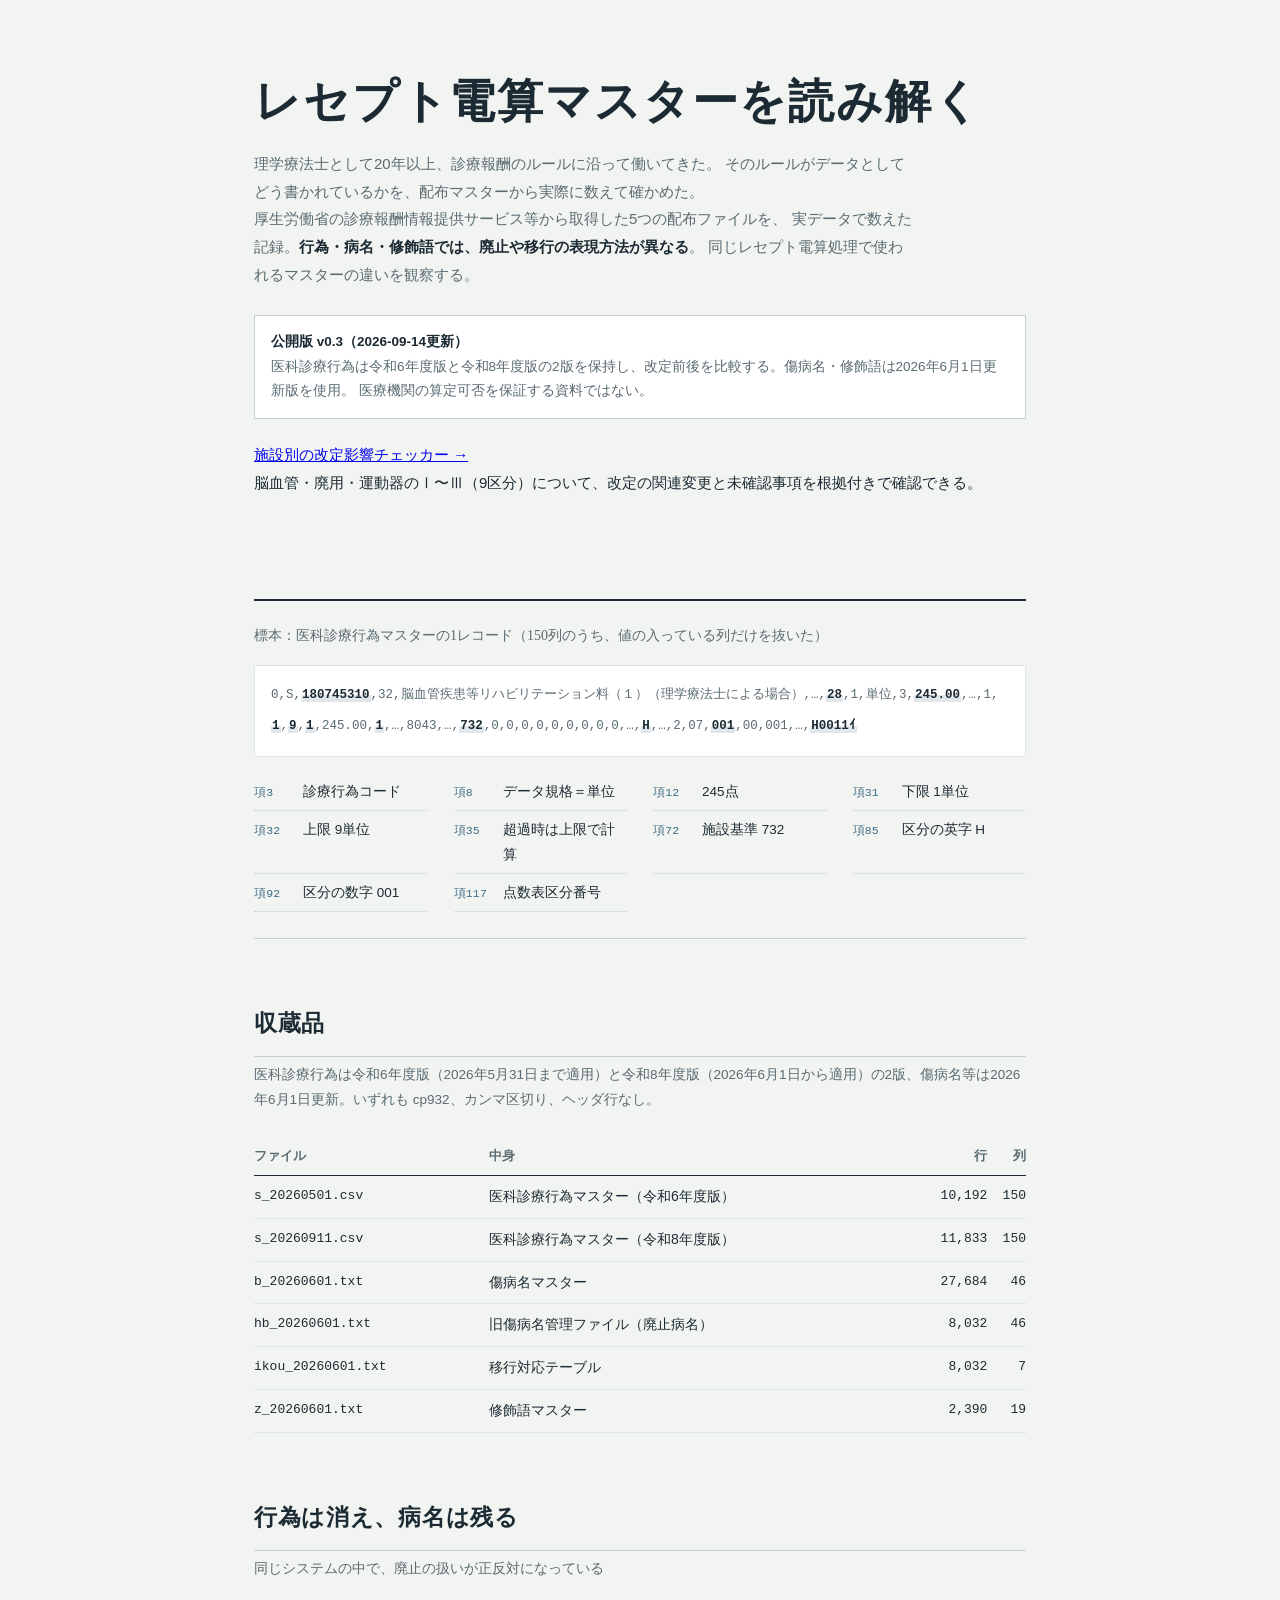
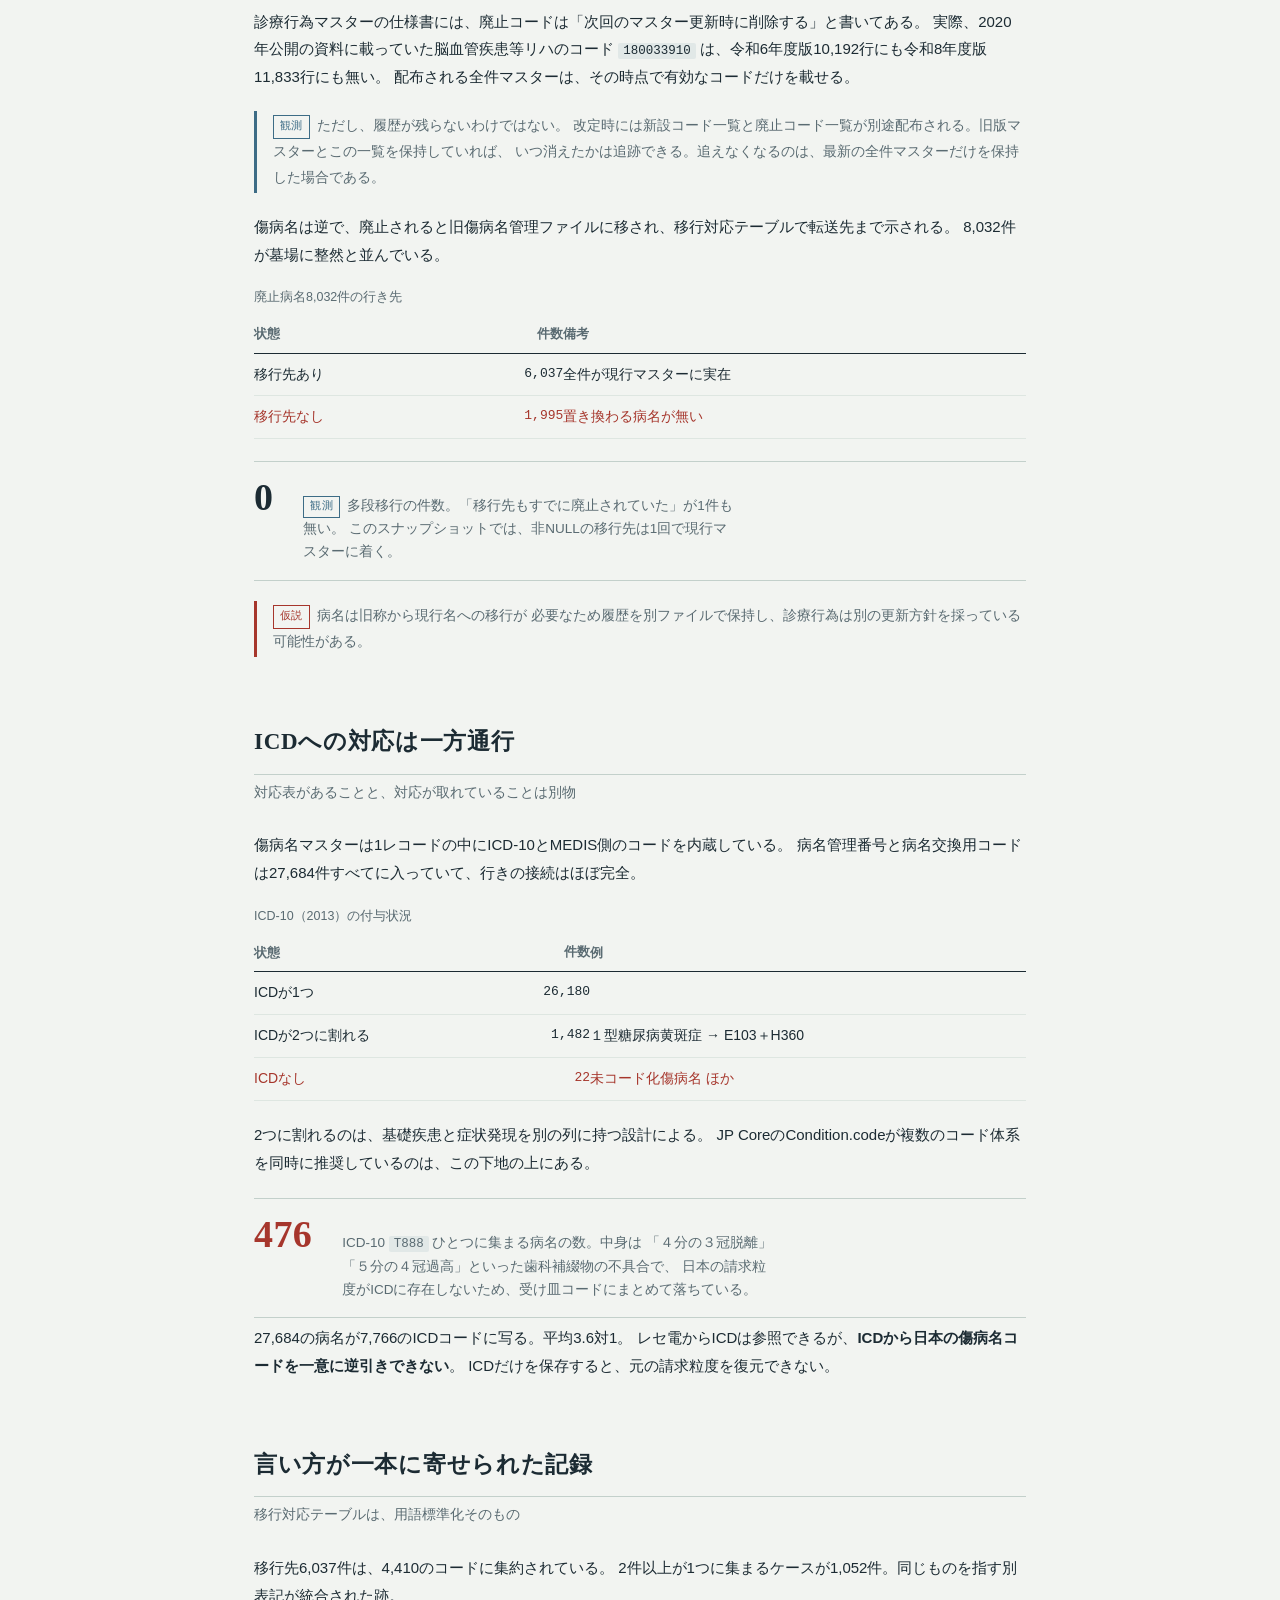
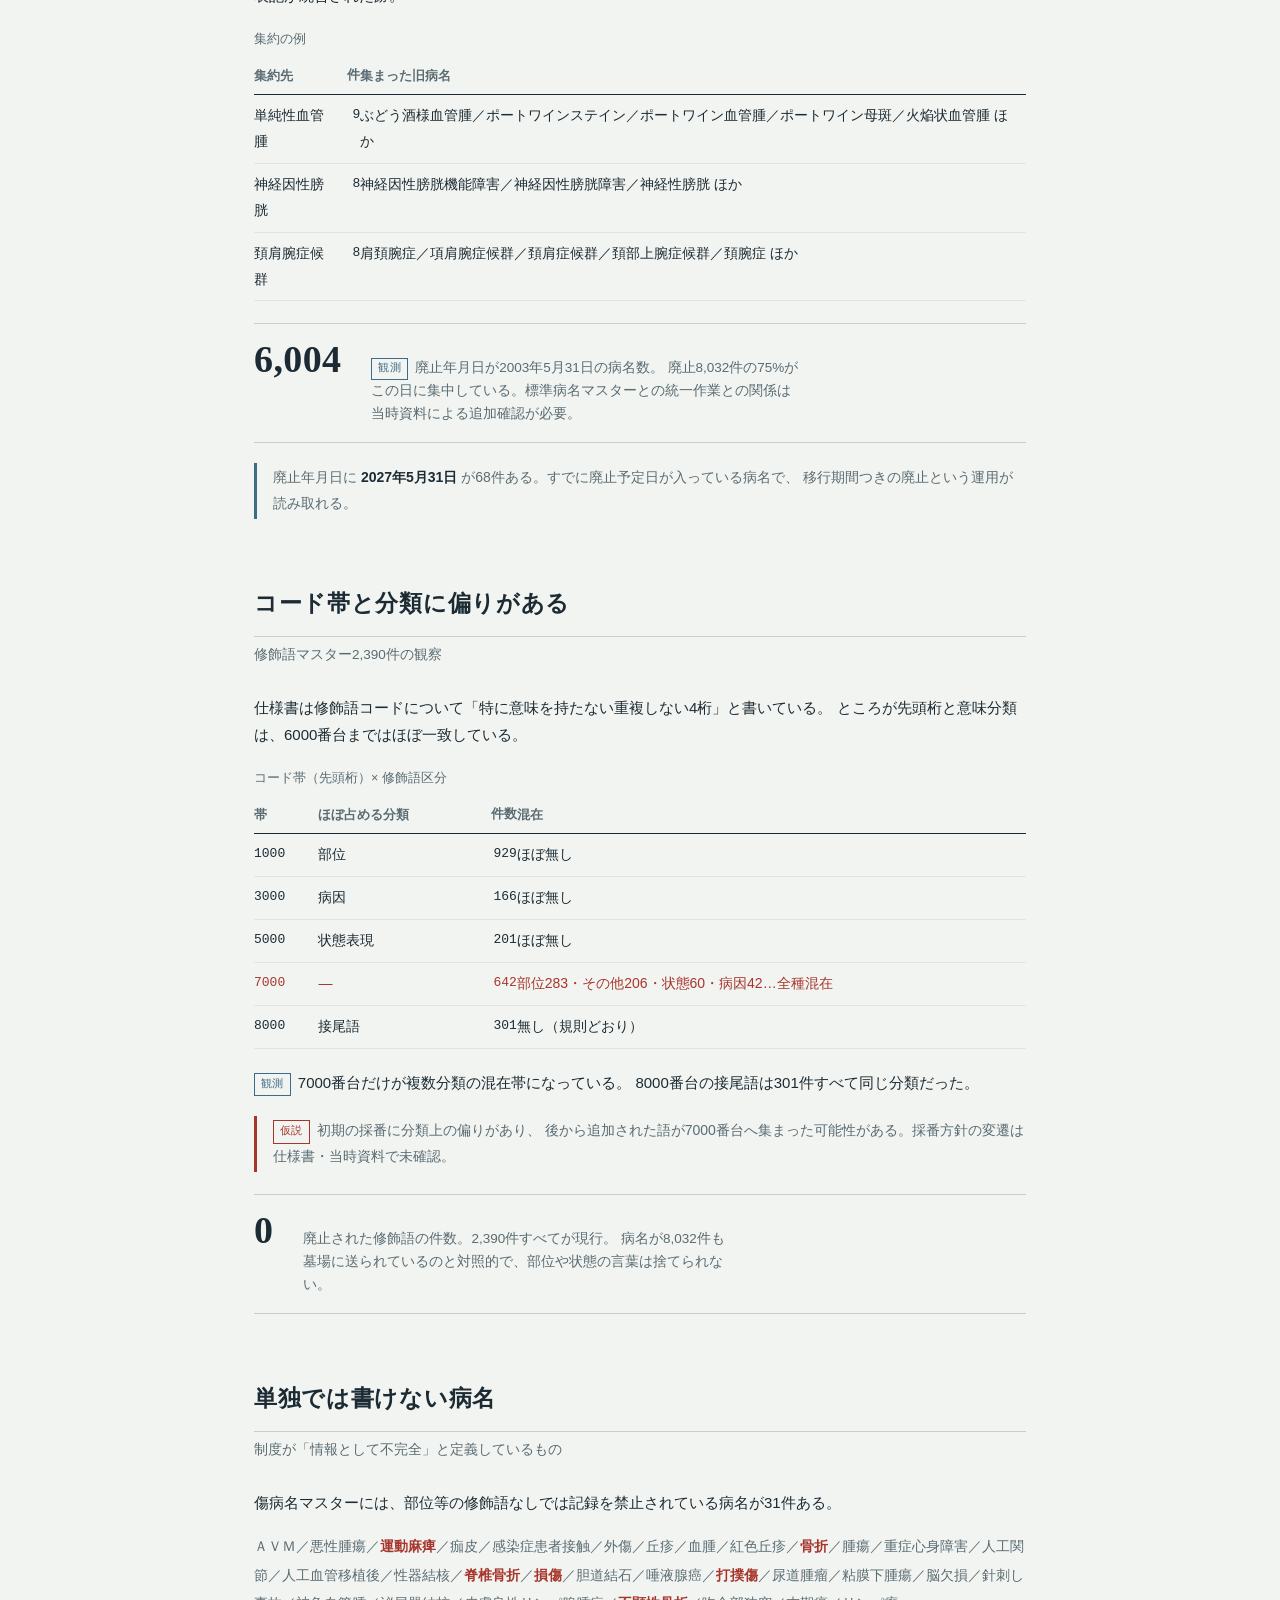
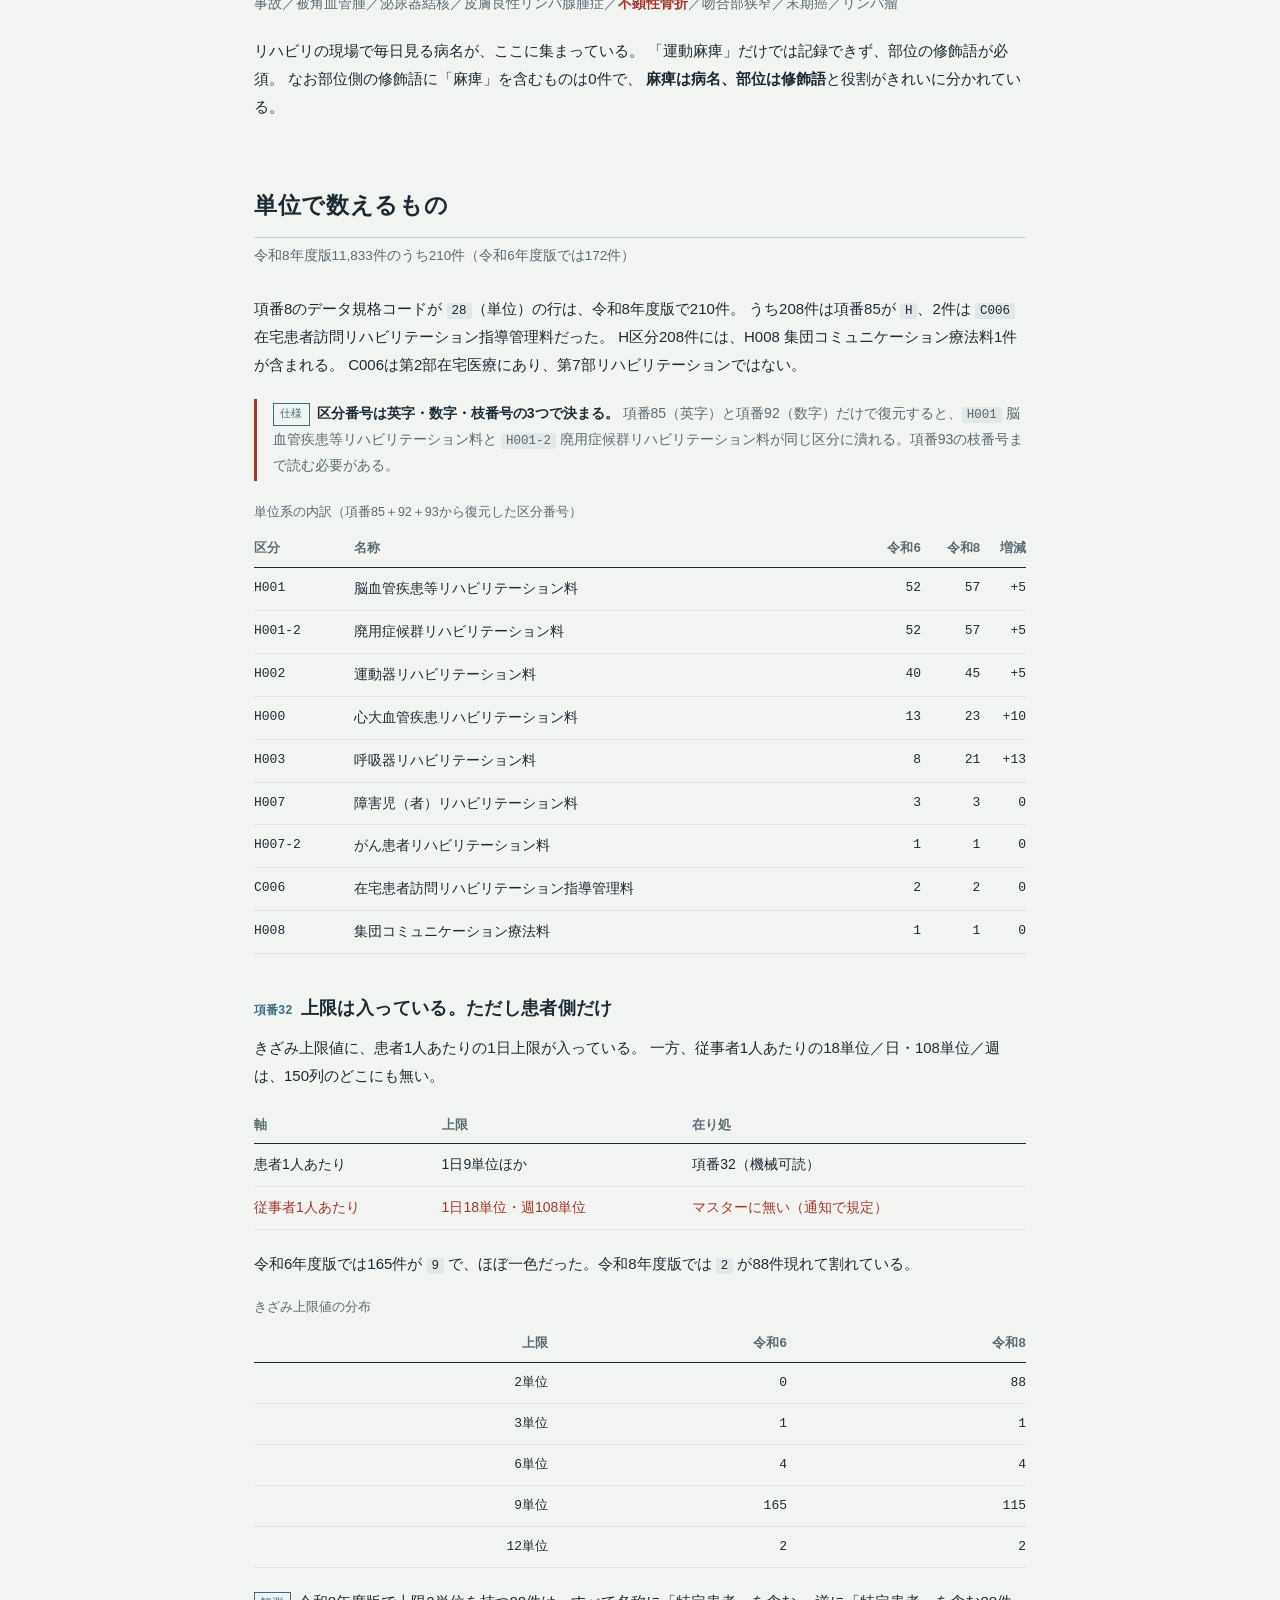
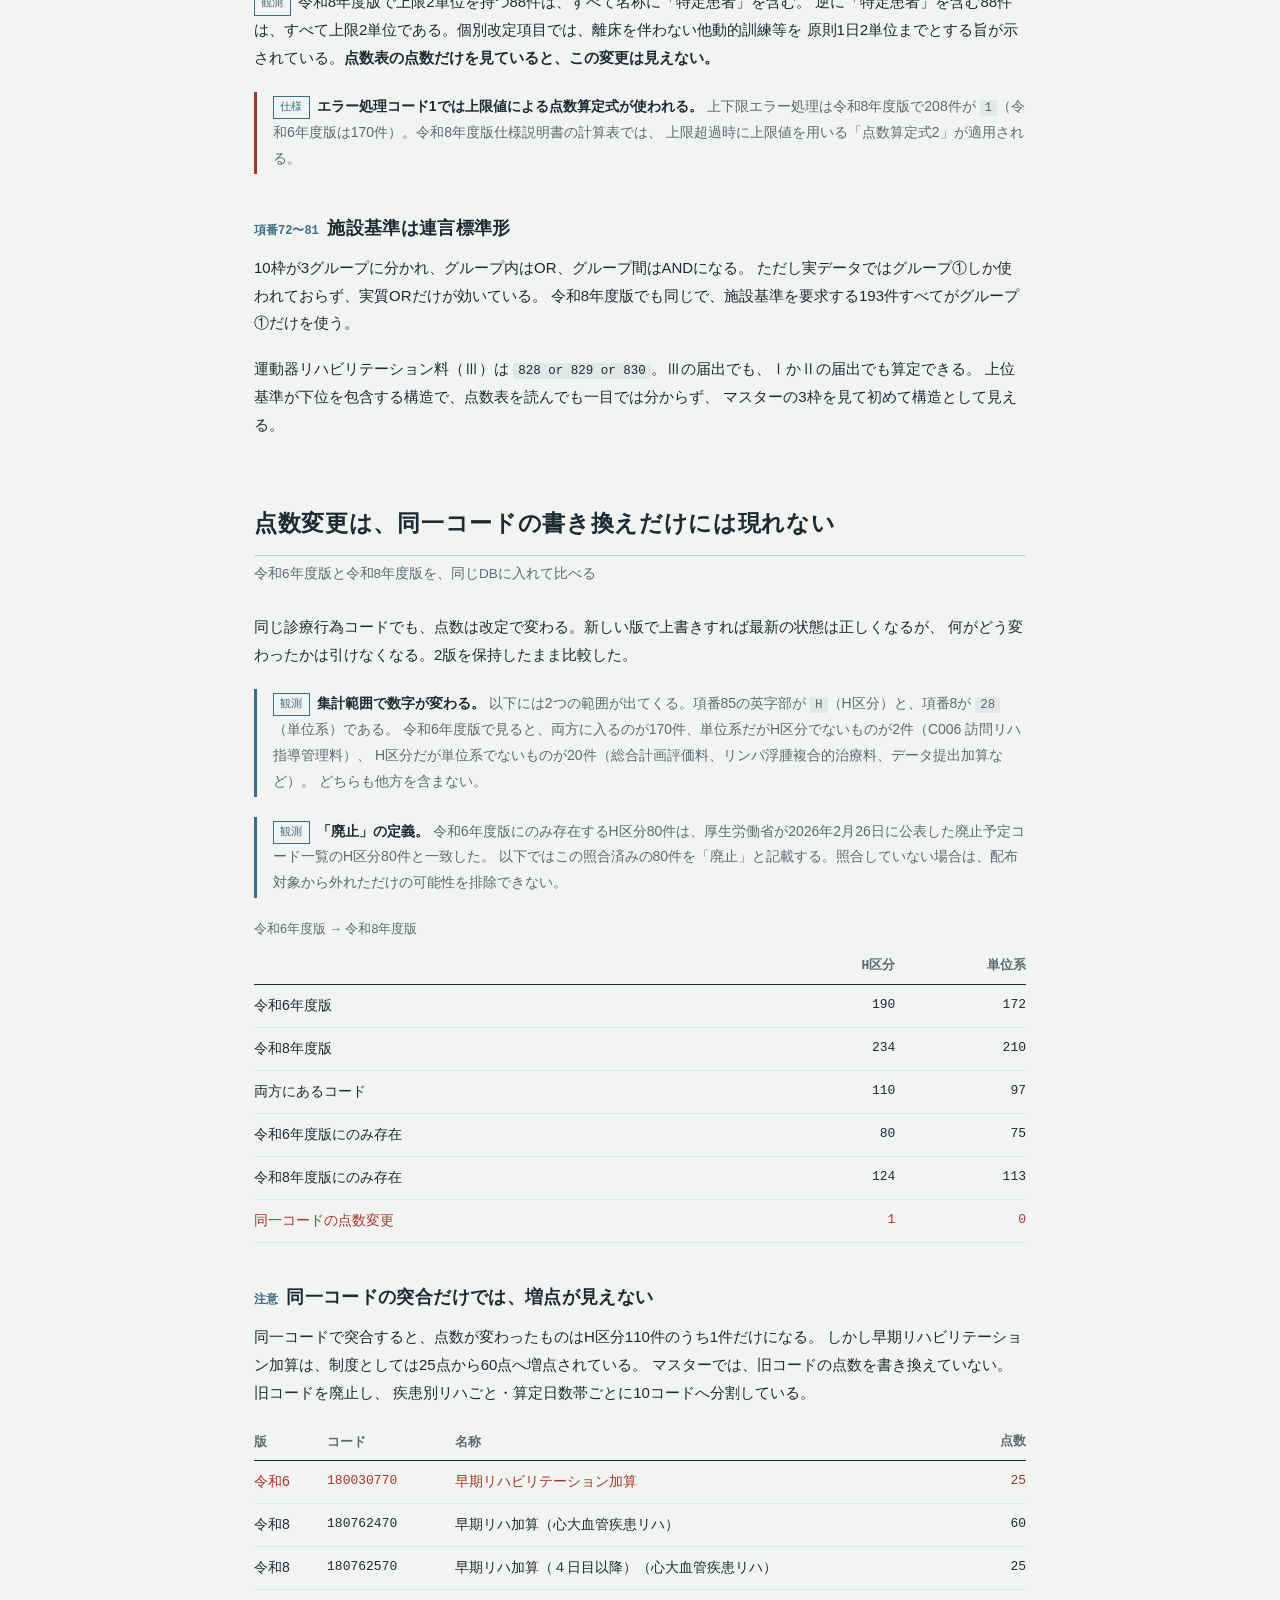
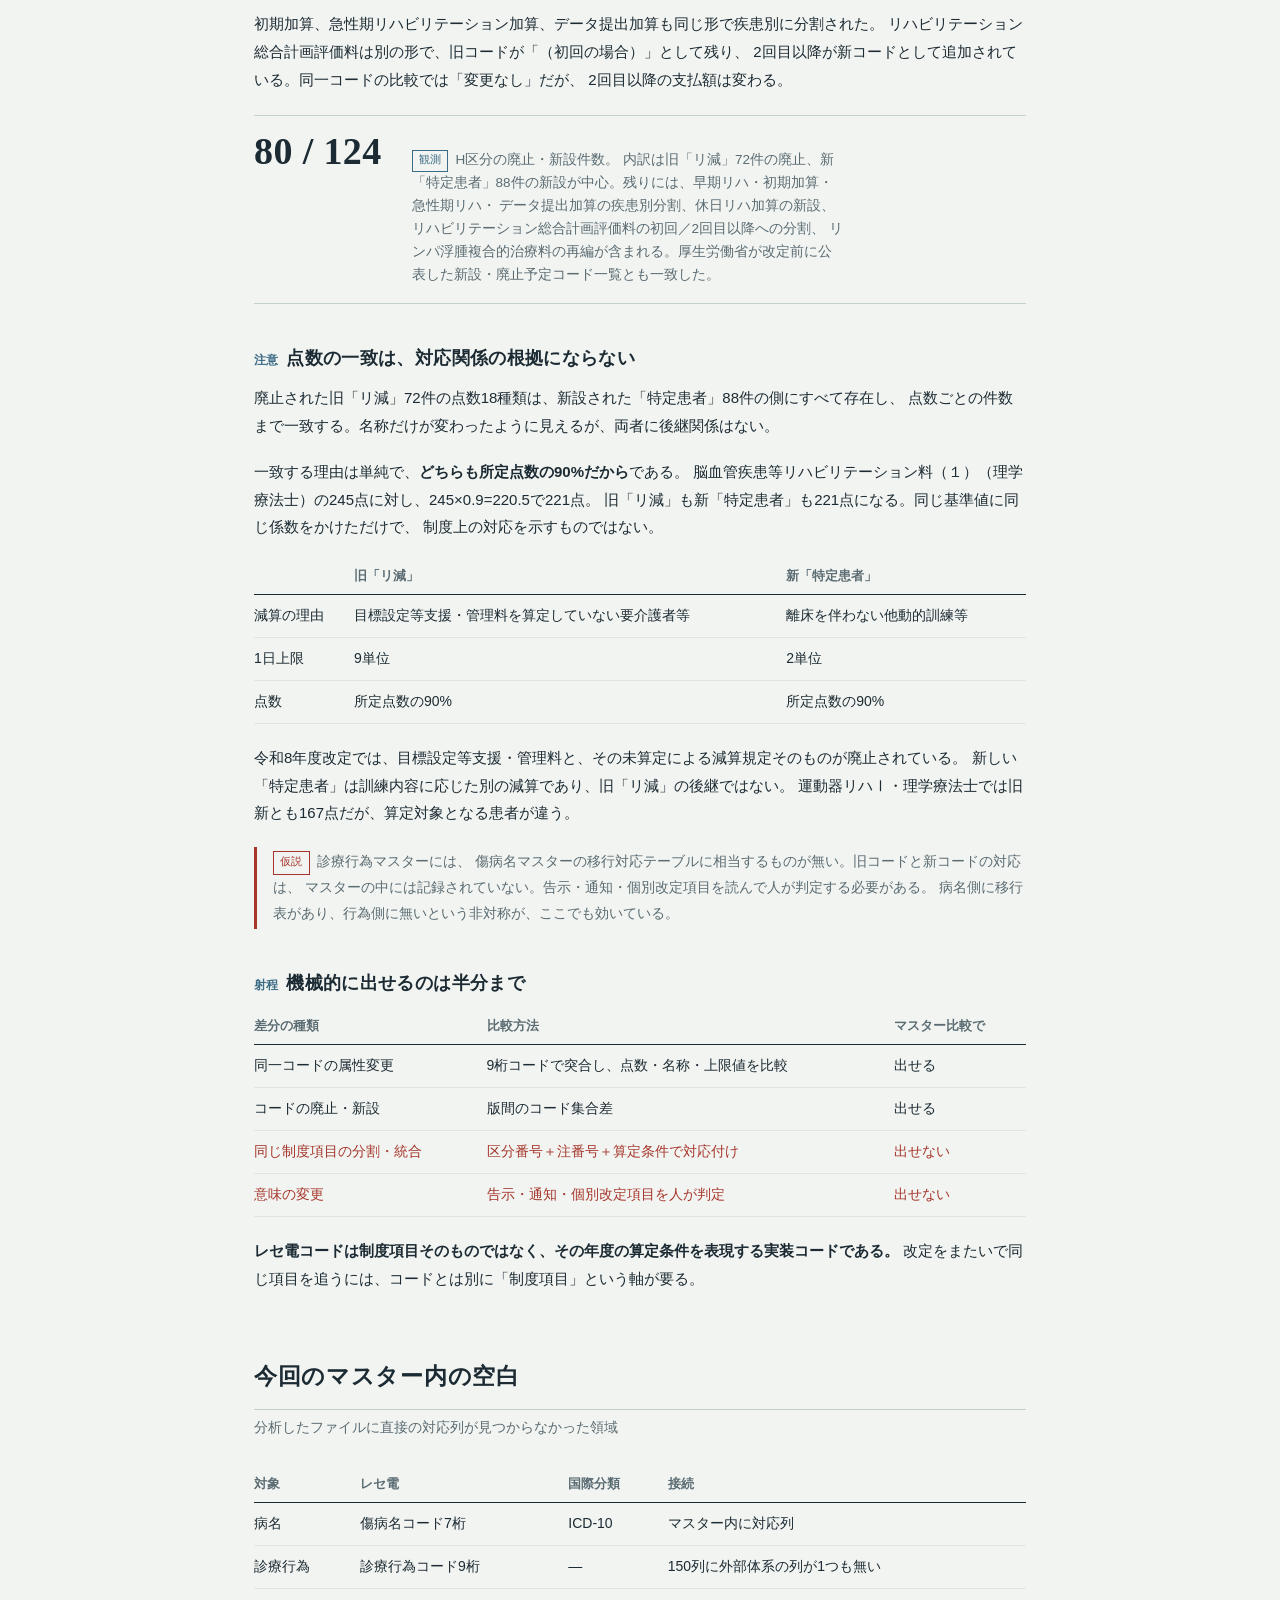
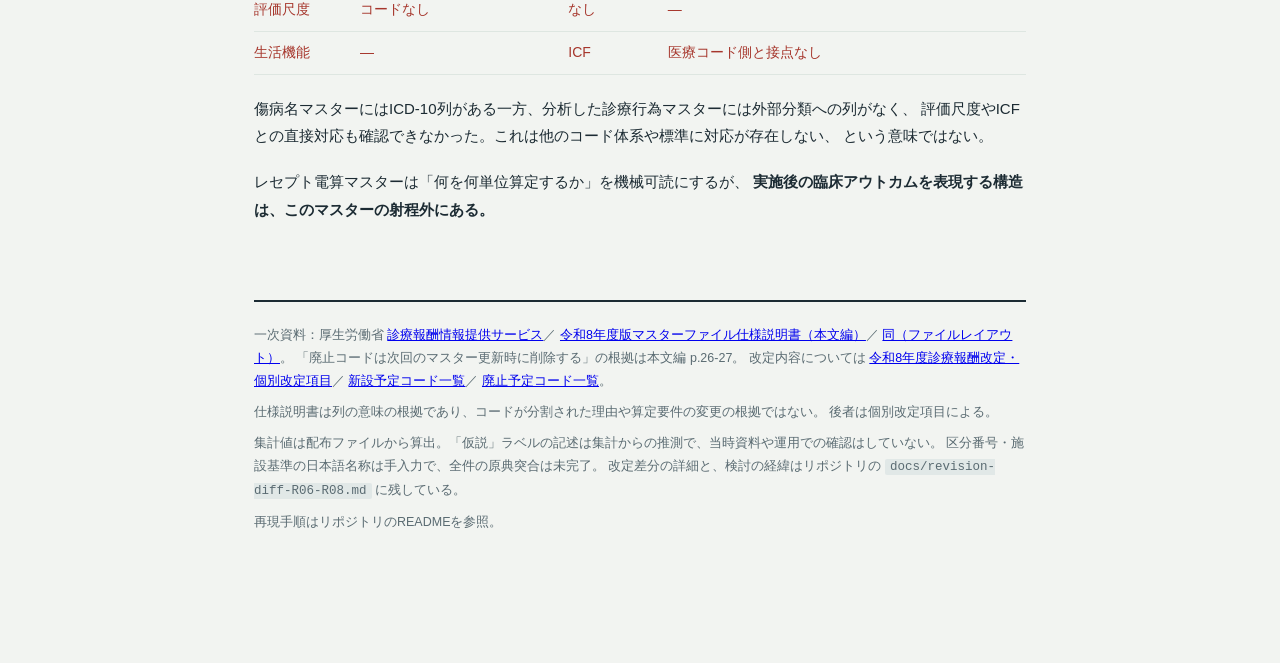
<file: index.html>
<!DOCTYPE html>
<html lang="ja">
<head>
<meta charset="utf-8">
<meta name="viewport" content="width=device-width, initial-scale=1">
<title>レセプト電算マスターを読み解く</title>
<style>
  :root{
    --paper:#F2F4F1;
    --rule:#C3D0CB;
    --rule-soft:#DEE6E1;
    --ink:#1C2B33;
    --ink-soft:#5A6B72;
    --shu:#A6362C;
    --ai:#3D6C86;
    --mincho:"Hiragino Mincho ProN","Yu Mincho","YuMincho","MS PMincho",serif;
    --gothic:"Hiragino Kaku Gothic ProN","Yu Gothic","Meiryo",sans-serif;
    --mono:"SFMono-Regular",Menlo,Consolas,"Courier New",monospace;
  }
  *{box-sizing:border-box}
  body{
    margin:0;background:var(--paper);color:var(--ink);
    font-family:var(--gothic);font-size:15px;line-height:1.85;
    font-feature-settings:"palt";
    -webkit-font-smoothing:antialiased;
  }
  .wrap{max-width:820px;margin:0 auto;padding:0 24px 120px}

  /* ── 表紙 ───────────────────────────── */
  header{padding:72px 0 40px}
  h1{
    font-family:var(--mincho);font-weight:600;
    font-size:clamp(30px,5.4vw,46px);line-height:1.3;
    letter-spacing:.04em;margin:0 0 18px;
  }
  .lede{max-width:44em;color:var(--ink-soft);font-size:15px;margin:0}
  .lede b{color:var(--ink);font-weight:600}

  /* ── レコード標本 ───────────────────── */
  .specimen{
    margin:44px 0 0;border-top:2px solid var(--ink);
    border-bottom:1px solid var(--rule);padding:22px 0 26px;
  }
  .specimen .cap{
    font-family:var(--mincho);font-size:14px;color:var(--ink-soft);
    margin:0 0 16px;
  }
  .rec{
    font-family:var(--mono);font-size:12.5px;line-height:2.5;
    word-break:break-all;color:var(--ink-soft);
    background:#fff;border:1px solid var(--rule-soft);
    padding:14px 16px;border-radius:2px;
  }
  .rec i{font-style:normal;color:var(--ink);font-weight:700;
    box-shadow:inset 0 -7px 0 rgba(61,108,134,.16);padding:0 1px}
  .keys{
    display:grid;grid-template-columns:repeat(auto-fit,minmax(168px,1fr));
    gap:2px 26px;margin-top:18px;
  }
  .keys div{
    display:flex;gap:10px;align-items:baseline;
    font-size:13.5px;padding:5px 0;border-bottom:1px dotted var(--rule);
  }
  .keys span{
    font-family:var(--mono);font-size:11.5px;color:var(--ai);
    flex:0 0 3.4em;letter-spacing:.02em;
  }

  /* ── 節 ─────────────────────────────── */
  section{margin-top:64px}
  h2{
    font-family:var(--mincho);font-size:23px;font-weight:600;
    letter-spacing:.03em;margin:0 0 6px;padding-bottom:10px;
    border-bottom:1px solid var(--rule);
  }
  .sub{color:var(--ink-soft);font-size:13.5px;margin:0 0 26px}
  p{margin:0 0 18px}
  h3{
    font-family:var(--mincho);font-size:17.5px;font-weight:600;
    margin:38px 0 10px;letter-spacing:.02em;
  }
  h3 em{
    font-style:normal;font-family:var(--mono);font-size:12px;
    color:var(--ai);margin-right:.7em;letter-spacing:0;
  }

  /* ── 表 ─────────────────────────────── */
  table{
    width:100%;border-collapse:collapse;margin:8px 0 20px;
    font-size:14px;font-variant-numeric:tabular-nums;
  }
  caption{
    text-align:left;font-size:12.5px;color:var(--ink-soft);
    padding-bottom:7px;
  }
  th{
    text-align:left;font-weight:600;font-size:12.5px;color:var(--ink-soft);
    border-bottom:1.5px solid var(--ink);padding:6px 10px 6px 0;
  }
  td{border-bottom:1px solid var(--rule-soft);padding:8px 10px 8px 0;
     vertical-align:top}
  td.n,th.n{text-align:right;font-family:var(--mono);font-size:13px;
     padding-right:0}
  tr.void td{color:var(--shu)}
  .mono{font-family:var(--mono);font-size:13px}

  /* ── 数値の据わり ───────────────────── */
  .figure{
    display:flex;gap:30px;align-items:baseline;flex-wrap:wrap;
    margin:22px 0 6px;padding:16px 0;
    border-top:1px solid var(--rule);border-bottom:1px solid var(--rule);
  }
  .figure b{
    font-family:var(--mincho);font-size:38px;font-weight:600;
    line-height:1;letter-spacing:.01em;font-variant-numeric:tabular-nums;
  }
  .figure small{font-size:13.5px;color:var(--ink-soft);line-height:1.7;
    max-width:32em;display:block}
  .figure.void b{color:var(--shu)}

  /* ── 注記 ───────────────────────────── */
  .note{
    border-left:3px solid var(--ai);padding:2px 0 2px 16px;
    font-size:14px;color:var(--ink-soft);margin:20px 0;
  }
  .note.warn{border-left-color:var(--shu)}
  .note b{color:var(--ink)}
  .status{
    margin:26px 0 0;padding:14px 16px;border:1px solid var(--rule);
    background:#fff;font-size:13.5px;color:var(--ink-soft);
  }
  .status b{color:var(--ink)}
  .tag{
    display:inline-block;font-family:var(--mono);font-size:10.5px;
    letter-spacing:.04em;border:1px solid currentColor;padding:1px 6px;
    margin-right:7px;vertical-align:1px;
  }
  .tag.fact{color:var(--ai)}
  .tag.inference{color:var(--shu)}

  footer{
    margin-top:76px;padding-top:22px;border-top:2px solid var(--ink);
    font-size:12.5px;color:var(--ink-soft);
  }
  footer p{margin:0 0 8px}
  code{font-family:var(--mono);font-size:12.5px;
    background:rgba(61,108,134,.09);padding:1px 5px;border-radius:2px}
  @media print{body{background:#fff}.wrap{max-width:none}}
</style>
</head>
<body>
<div class="wrap">

<header>
  <h1>レセプト電算マスターを読み解く</h1>
  <p class="lede">理学療法士として20年以上、診療報酬のルールに沿って働いてきた。
  そのルールがデータとしてどう書かれているかを、配布マスターから実際に数えて確かめた。</p>
  <p class="lede">厚生労働省の診療報酬情報提供サービス等から取得した5つの配布ファイルを、
  実データで数えた記録。<b>行為・病名・修飾語では、廃止や移行の表現方法が異なる</b>。
  同じレセプト電算処理で使われるマスターの違いを観察する。</p>
  <div class="status"><b>公開版 v0.3（2026-09-14更新）</b><br>
  医科診療行為は令和6年度版と令和8年度版の2版を保持し、改定前後を比較する。傷病名・修飾語は2026年6月1日更新版を使用。
  医療機関の算定可否を保証する資料ではない。</div>
  <p style="margin-top:22px"><a href="https://norio111.github.io/med-code-map/impact.html">施設別の改定影響チェッカー →</a><br>脳血管・廃用・運動器のⅠ〜Ⅲ（9区分）について、改定の関連変更と未確認事項を根拠付きで確認できる。</p>
</header>

<div class="specimen">
  <p class="cap">標本：医科診療行為マスターの1レコード（150列のうち、値の入っている列だけを抜いた）</p>
  <div class="rec">
    0,S,<i>180745310</i>,32,脳血管疾患等リハビリテーション料（１）（理学療法士による場合）,…,<i>28</i>,1,単位,3,<i>245.00</i>,…,1,<i>1</i>,<i>9</i>,<i>1</i>,245.00,<i>1</i>,…,8043,…,<i>732</i>,0,0,0,0,0,0,0,0,0,…,<i>H</i>,…,2,07,<i>001</i>,00,001,…,<i>H0011ｲ</i>
  </div>
  <div class="keys">
    <div><span>項3</span>診療行為コード</div>
    <div><span>項8</span>データ規格＝単位</div>
    <div><span>項12</span>245点</div>
    <div><span>項31</span>下限 1単位</div>
    <div><span>項32</span>上限 9単位</div>
    <div><span>項35</span>超過時は上限で計算</div>
    <div><span>項72</span>施設基準 732</div>
    <div><span>項85</span>区分の英字 H</div>
    <div><span>項92</span>区分の数字 001</div>
    <div><span>項117</span>点数表区分番号</div>
  </div>
</div>

<section>
  <h2>収蔵品</h2>
  <p class="sub">医科診療行為は令和6年度版（2026年5月31日まで適用）と令和8年度版（2026年6月1日から適用）の2版、傷病名等は2026年6月1日更新。いずれも cp932、カンマ区切り、ヘッダ行なし。</p>
  <table>
    <tr><th>ファイル</th><th>中身</th><th class="n">行</th><th class="n">列</th></tr>
    <tr><td class="mono">s_20260501.csv</td><td>医科診療行為マスター（令和6年度版）</td><td class="n">10,192</td><td class="n">150</td></tr>
    <tr><td class="mono">s_20260911.csv</td><td>医科診療行為マスター（令和8年度版）</td><td class="n">11,833</td><td class="n">150</td></tr>
    <tr><td class="mono">b_20260601.txt</td><td>傷病名マスター</td><td class="n">27,684</td><td class="n">46</td></tr>
    <tr><td class="mono">hb_20260601.txt</td><td>旧傷病名管理ファイル（廃止病名）</td><td class="n">8,032</td><td class="n">46</td></tr>
    <tr><td class="mono">ikou_20260601.txt</td><td>移行対応テーブル</td><td class="n">8,032</td><td class="n">7</td></tr>
    <tr><td class="mono">z_20260601.txt</td><td>修飾語マスター</td><td class="n">2,390</td><td class="n">19</td></tr>
  </table>
</section>

<section>
  <h2>行為は消え、病名は残る</h2>
  <p class="sub">同じシステムの中で、廃止の扱いが正反対になっている</p>

  <p>診療行為マスターの仕様書には、廃止コードは「次回のマスター更新時に削除する」と書いてある。
  実際、2020年公開の資料に載っていた脳血管疾患等リハのコード
  <code>180033910</code> は、令和6年度版10,192行にも令和8年度版11,833行にも無い。
  配布される全件マスターは、その時点で有効なコードだけを載せる。</p>

  <p class="note"><span class="tag fact">観測</span>ただし、履歴が残らないわけではない。
  改定時には新設コード一覧と廃止コード一覧が別途配布される。旧版マスターとこの一覧を保持していれば、
  いつ消えたかは追跡できる。追えなくなるのは、最新の全件マスターだけを保持した場合である。</p>

  <p>傷病名は逆で、廃止されると旧傷病名管理ファイルに移され、移行対応テーブルで転送先まで示される。
  8,032件が墓場に整然と並んでいる。</p>

  <table>
    <caption>廃止病名8,032件の行き先</caption>
    <tr><th>状態</th><th class="n">件数</th><th>備考</th></tr>
    <tr><td>移行先あり</td><td class="n">6,037</td><td>全件が現行マスターに実在</td></tr>
    <tr class="void"><td>移行先なし</td><td class="n">1,995</td><td>置き換わる病名が無い</td></tr>
  </table>

  <div class="figure">
    <b>0</b>
    <small><span class="tag fact">観測</span>多段移行の件数。「移行先もすでに廃止されていた」が1件も無い。
    このスナップショットでは、非NULLの移行先は1回で現行マスターに着く。</small>
  </div>

  <p class="note warn"><span class="tag inference">仮説</span>病名は旧称から現行名への移行が
  必要なため履歴を別ファイルで保持し、診療行為は別の更新方針を採っている可能性がある。</p>
</section>

<section>
  <h2>ICDへの対応は一方通行</h2>
  <p class="sub">対応表があることと、対応が取れていることは別物</p>

  <p>傷病名マスターは1レコードの中にICD-10とMEDIS側のコードを内蔵している。
  病名管理番号と病名交換用コードは27,684件すべてに入っていて、行きの接続はほぼ完全。</p>

  <table>
    <caption>ICD-10（2013）の付与状況</caption>
    <tr><th>状態</th><th class="n">件数</th><th>例</th></tr>
    <tr><td>ICDが1つ</td><td class="n">26,180</td><td></td></tr>
    <tr><td>ICDが2つに割れる</td><td class="n">1,482</td><td>１型糖尿病黄斑症 → E103＋H360</td></tr>
    <tr class="void"><td>ICDなし</td><td class="n">22</td><td>未コード化傷病名 ほか</td></tr>
  </table>

  <p>2つに割れるのは、基礎疾患と症状発現を別の列に持つ設計による。
  JP CoreのCondition.codeが複数のコード体系を同時に推奨しているのは、この下地の上にある。</p>

  <div class="figure void">
    <b>476</b>
    <small>ICD-10 <code>T888</code> ひとつに集まる病名の数。中身は
    「４分の３冠脱離」「５分の４冠過高」といった歯科補綴物の不具合で、
    日本の請求粒度がICDに存在しないため、受け皿コードにまとめて落ちている。</small>
  </div>

  <p>27,684の病名が7,766のICDコードに写る。平均3.6対1。
  レセ電からICDは参照できるが、<b>ICDから日本の傷病名コードを一意に逆引きできない</b>。
  ICDだけを保存すると、元の請求粒度を復元できない。</p>
</section>

<section>
  <h2>言い方が一本に寄せられた記録</h2>
  <p class="sub">移行対応テーブルは、用語標準化そのもの</p>

  <p>移行先6,037件は、4,410のコードに集約されている。
  2件以上が1つに集まるケースが1,052件。同じものを指す別表記が統合された跡。</p>

  <table>
    <caption>集約の例</caption>
    <tr><th>集約先</th><th class="n">件</th><th>集まった旧病名</th></tr>
    <tr><td>単純性血管腫</td><td class="n">9</td><td>ぶどう酒様血管腫／ポートワインステイン／ポートワイン血管腫／ポートワイン母斑／火焔状血管腫 ほか</td></tr>
    <tr><td>神経因性膀胱</td><td class="n">8</td><td>神経因性膀胱機能障害／神経因性膀胱障害／神経性膀胱 ほか</td></tr>
    <tr><td>頚肩腕症候群</td><td class="n">8</td><td>肩頚腕症／項肩腕症候群／頚肩症候群／頚部上腕症候群／頚腕症 ほか</td></tr>
  </table>

  <div class="figure">
    <b>6,004</b>
    <small><span class="tag fact">観測</span>廃止年月日が2003年5月31日の病名数。
    廃止8,032件の75%がこの日に集中している。標準病名マスターとの統一作業との関係は
    当時資料による追加確認が必要。</small>
  </div>

  <p class="note">廃止年月日に <b>2027年5月31日</b> が68件ある。すでに廃止予定日が入っている病名で、
  移行期間つきの廃止という運用が読み取れる。</p>
</section>

<section>
  <h2>コード帯と分類に偏りがある</h2>
  <p class="sub">修飾語マスター2,390件の観察</p>

  <p>仕様書は修飾語コードについて「特に意味を持たない重複しない4桁」と書いている。
  ところが先頭桁と意味分類は、6000番台まではほぼ一致している。</p>

  <table>
    <caption>コード帯（先頭桁）× 修飾語区分</caption>
    <tr><th>帯</th><th>ほぼ占める分類</th><th class="n">件数</th><th>混在</th></tr>
    <tr><td class="mono">1000</td><td>部位</td><td class="n">929</td><td>ほぼ無し</td></tr>
    <tr><td class="mono">3000</td><td>病因</td><td class="n">166</td><td>ほぼ無し</td></tr>
    <tr><td class="mono">5000</td><td>状態表現</td><td class="n">201</td><td>ほぼ無し</td></tr>
    <tr class="void"><td class="mono">7000</td><td>—</td><td class="n">642</td><td>部位283・その他206・状態60・病因42…全種混在</td></tr>
    <tr><td class="mono">8000</td><td>接尾語</td><td class="n">301</td><td>無し（規則どおり）</td></tr>
  </table>

  <p><span class="tag fact">観測</span>7000番台だけが複数分類の混在帯になっている。
  8000番台の接尾語は301件すべて同じ分類だった。</p>
  <p class="note warn"><span class="tag inference">仮説</span>初期の採番に分類上の偏りがあり、
  後から追加された語が7000番台へ集まった可能性がある。採番方針の変遷は仕様書・当時資料で未確認。</p>

  <div class="figure">
    <b>0</b>
    <small>廃止された修飾語の件数。2,390件すべてが現行。
    病名が8,032件も墓場に送られているのと対照的で、部位や状態の言葉は捨てられない。</small>
  </div>
</section>

<section>
  <h2>単独では書けない病名</h2>
  <p class="sub">制度が「情報として不完全」と定義しているもの</p>

  <p>傷病名マスターには、部位等の修飾語なしでは記録を禁止されている病名が31件ある。</p>

  <p class="mono" style="font-size:13.5px;line-height:2.1;color:var(--ink-soft)">
  ＡＶＭ／悪性腫瘍／<b style="color:var(--shu)">運動麻痺</b>／痂皮／感染症患者接触／外傷／丘疹／血腫／紅色丘疹／<b style="color:var(--shu)">骨折</b>／腫瘍／重症心身障害／人工関節／人工血管移植後／性器結核／<b style="color:var(--shu)">脊椎骨折</b>／<b style="color:var(--shu)">損傷</b>／胆道結石／唾液腺癌／<b style="color:var(--shu)">打撲傷</b>／尿道腫瘤／粘膜下腫瘍／脳欠損／針刺し事故／被角血管腫／泌尿器結核／皮膚良性リンパ腺腫症／<b style="color:var(--shu)">不顕性骨折</b>／吻合部狭窄／末期癌／リンパ瘤</p>

  <p>リハビリの現場で毎日見る病名が、ここに集まっている。
  「運動麻痺」だけでは記録できず、部位の修飾語が必須。
  なお部位側の修飾語に「麻痺」を含むものは0件で、
  <b>麻痺は病名、部位は修飾語</b>と役割がきれいに分かれている。</p>
</section>

<section>
  <h2>単位で数えるもの</h2>
  <p class="sub">令和8年度版11,833件のうち210件（令和6年度版では172件）</p>

  <p>項番8のデータ規格コードが <code>28</code>（単位）の行は、令和8年度版で210件。
  うち208件は項番85が <code>H</code>、2件は <code>C006</code> 在宅患者訪問リハビリテーション指導管理料だった。
  H区分208件には、H008 集団コミュニケーション療法料1件が含まれる。
  C006は第2部在宅医療にあり、第7部リハビリテーションではない。</p>

  <p class="note warn"><span class="tag fact">仕様</span><b>区分番号は英字・数字・枝番号の3つで決まる。</b>
  項番85（英字）と項番92（数字）だけで復元すると、<code>H001</code> 脳血管疾患等リハビリテーション料と
  <code>H001-2</code> 廃用症候群リハビリテーション料が同じ区分に潰れる。項番93の枝番号まで読む必要がある。</p>

  <table>
    <caption>単位系の内訳（項番85＋92＋93から復元した区分番号）</caption>
    <tr><th>区分</th><th>名称</th><th class="n">令和6</th><th class="n">令和8</th><th class="n">増減</th></tr>
    <tr><td class="mono">H001</td><td>脳血管疾患等リハビリテーション料</td><td class="n">52</td><td class="n">57</td><td class="n">+5</td></tr>
    <tr><td class="mono">H001-2</td><td>廃用症候群リハビリテーション料</td><td class="n">52</td><td class="n">57</td><td class="n">+5</td></tr>
    <tr><td class="mono">H002</td><td>運動器リハビリテーション料</td><td class="n">40</td><td class="n">45</td><td class="n">+5</td></tr>
    <tr><td class="mono">H000</td><td>心大血管疾患リハビリテーション料</td><td class="n">13</td><td class="n">23</td><td class="n">+10</td></tr>
    <tr><td class="mono">H003</td><td>呼吸器リハビリテーション料</td><td class="n">8</td><td class="n">21</td><td class="n">+13</td></tr>
    <tr><td class="mono">H007</td><td>障害児（者）リハビリテーション料</td><td class="n">3</td><td class="n">3</td><td class="n">0</td></tr>
    <tr><td class="mono">H007-2</td><td>がん患者リハビリテーション料</td><td class="n">1</td><td class="n">1</td><td class="n">0</td></tr>
    <tr><td class="mono">C006</td><td>在宅患者訪問リハビリテーション指導管理料</td><td class="n">2</td><td class="n">2</td><td class="n">0</td></tr>
    <tr><td class="mono">H008</td><td>集団コミュニケーション療法料</td><td class="n">1</td><td class="n">1</td><td class="n">0</td></tr>
  </table>

  <h3><em>項番32</em>上限は入っている。ただし患者側だけ</h3>

  <p>きざみ上限値に、患者1人あたりの1日上限が入っている。
  一方、従事者1人あたりの18単位／日・108単位／週は、150列のどこにも無い。</p>

  <table>
    <tr><th>軸</th><th>上限</th><th>在り処</th></tr>
    <tr><td>患者1人あたり</td><td>1日9単位ほか</td><td>項番32（機械可読）</td></tr>
    <tr class="void"><td>従事者1人あたり</td><td>1日18単位・週108単位</td><td>マスターに無い（通知で規定）</td></tr>
  </table>

  <p>令和6年度版では165件が <code>9</code> で、ほぼ一色だった。令和8年度版では <code>2</code> が88件現れて割れている。</p>

  <table>
    <caption>きざみ上限値の分布</caption>
    <tr><th class="n">上限</th><th class="n">令和6</th><th class="n">令和8</th></tr>
    <tr><td class="n mono">2単位</td><td class="n">0</td><td class="n">88</td></tr>
    <tr><td class="n mono">3単位</td><td class="n">1</td><td class="n">1</td></tr>
    <tr><td class="n mono">6単位</td><td class="n">4</td><td class="n">4</td></tr>
    <tr><td class="n mono">9単位</td><td class="n">165</td><td class="n">115</td></tr>
    <tr><td class="n mono">12単位</td><td class="n">2</td><td class="n">2</td></tr>
  </table>

  <p><span class="tag fact">観測</span>令和8年度版で上限2単位を持つ88件は、すべて名称に「特定患者」を含む。
  逆に「特定患者」を含む88件は、すべて上限2単位である。個別改定項目では、離床を伴わない他動的訓練等を
  原則1日2単位までとする旨が示されている。<b>点数表の点数だけを見ていると、この変更は見えない。</b></p>

  <p class="note warn"><span class="tag fact">仕様</span><b>エラー処理コード1では上限値による点数算定式が使われる。</b>
  上下限エラー処理は令和8年度版で208件が <code>1</code>（令和6年度版は170件）。令和8年度版仕様説明書の計算表では、
  上限超過時に上限値を用いる「点数算定式2」が適用される。</p>

  <h3><em>項番72〜81</em>施設基準は連言標準形</h3>

  <p>10枠が3グループに分かれ、グループ内はOR、グループ間はANDになる。
  ただし実データではグループ①しか使われておらず、実質ORだけが効いている。
  令和8年度版でも同じで、施設基準を要求する193件すべてがグループ①だけを使う。</p>

  <p>運動器リハビリテーション料（Ⅲ）は
  <code>828 or 829 or 830</code>。Ⅲの届出でも、ⅠかⅡの届出でも算定できる。
  上位基準が下位を包含する構造で、点数表を読んでも一目では分からず、
  マスターの3枠を見て初めて構造として見える。</p>
</section>

<section>
  <h2>点数変更は、同一コードの書き換えだけには現れない</h2>
  <p class="sub">令和6年度版と令和8年度版を、同じDBに入れて比べる</p>

  <p>同じ診療行為コードでも、点数は改定で変わる。新しい版で上書きすれば最新の状態は正しくなるが、
  何がどう変わったかは引けなくなる。2版を保持したまま比較した。</p>

  <p class="note"><span class="tag fact">観測</span><b>集計範囲で数字が変わる。</b>
  以下には2つの範囲が出てくる。項番85の英字部が <code>H</code>（H区分）と、項番8が <code>28</code>（単位系）である。
  令和6年度版で見ると、両方に入るのが170件、単位系だがH区分でないものが2件（C006 訪問リハ指導管理料）、
  H区分だが単位系でないものが20件（総合計画評価料、リンパ浮腫複合的治療料、データ提出加算など）。
  どちらも他方を含まない。</p>

  <p class="note"><span class="tag fact">観測</span><b>「廃止」の定義。</b>
  令和6年度版にのみ存在するH区分80件は、厚生労働省が2026年2月26日に公表した廃止予定コード一覧のH区分80件と一致した。
  以下ではこの照合済みの80件を「廃止」と記載する。照合していない場合は、配布対象から外れただけの可能性を排除できない。</p>

  <table>
    <caption>令和6年度版 → 令和8年度版</caption>
    <tr><th></th><th class="n">H区分</th><th class="n">単位系</th></tr>
    <tr><td>令和6年度版</td><td class="n">190</td><td class="n">172</td></tr>
    <tr><td>令和8年度版</td><td class="n">234</td><td class="n">210</td></tr>
    <tr><td>両方にあるコード</td><td class="n">110</td><td class="n">97</td></tr>
    <tr><td>令和6年度版にのみ存在</td><td class="n">80</td><td class="n">75</td></tr>
    <tr><td>令和8年度版にのみ存在</td><td class="n">124</td><td class="n">113</td></tr>
    <tr class="void"><td>同一コードの点数変更</td><td class="n">1</td><td class="n">0</td></tr>
  </table>

  <h3><em>注意</em>同一コードの突合だけでは、増点が見えない</h3>

  <p>同一コードで突合すると、点数が変わったものはH区分110件のうち1件だけになる。
  しかし早期リハビリテーション加算は、制度としては25点から60点へ増点されている。
  マスターでは、旧コードの点数を書き換えていない。旧コードを廃止し、
  疾患別リハごと・算定日数帯ごとに10コードへ分割している。</p>

  <table>
    <tr><th>版</th><th>コード</th><th>名称</th><th class="n">点数</th></tr>
    <tr class="void"><td>令和6</td><td class="mono">180030770</td><td>早期リハビリテーション加算</td><td class="n">25</td></tr>
    <tr><td>令和8</td><td class="mono">180762470</td><td>早期リハ加算（心大血管疾患リハ）</td><td class="n">60</td></tr>
    <tr><td>令和8</td><td class="mono">180762570</td><td>早期リハ加算（４日目以降）（心大血管疾患リハ）</td><td class="n">25</td></tr>
  </table>

  <p>初期加算、急性期リハビリテーション加算、データ提出加算も同じ形で疾患別に分割された。
  リハビリテーション総合計画評価料は別の形で、旧コードが「（初回の場合）」として残り、
  2回目以降が新コードとして追加されている。同一コードの比較では「変更なし」だが、
  2回目以降の支払額は変わる。</p>

  <div class="figure">
    <b>80 / 124</b>
    <small><span class="tag fact">観測</span>H区分の廃止・新設件数。
    内訳は旧「リ減」72件の廃止、新「特定患者」88件の新設が中心。残りには、早期リハ・初期加算・急性期リハ・
    データ提出加算の疾患別分割、休日リハ加算の新設、リハビリテーション総合計画評価料の初回／2回目以降への分割、
    リンパ浮腫複合的治療料の再編が含まれる。厚生労働省が改定前に公表した新設・廃止予定コード一覧とも一致した。</small>
  </div>

  <h3><em>注意</em>点数の一致は、対応関係の根拠にならない</h3>

  <p>廃止された旧「リ減」72件の点数18種類は、新設された「特定患者」88件の側にすべて存在し、
  点数ごとの件数まで一致する。名称だけが変わったように見えるが、両者に後継関係はない。</p>

  <p>一致する理由は単純で、<b>どちらも所定点数の90%だから</b>である。
  脳血管疾患等リハビリテーション料（１）（理学療法士）の245点に対し、245×0.9=220.5で221点。
  旧「リ減」も新「特定患者」も221点になる。同じ基準値に同じ係数をかけただけで、
  制度上の対応を示すものではない。</p>

  <table>
    <tr><th></th><th>旧「リ減」</th><th>新「特定患者」</th></tr>
    <tr><td>減算の理由</td><td>目標設定等支援・管理料を算定していない要介護者等</td><td>離床を伴わない他動的訓練等</td></tr>
    <tr><td>1日上限</td><td>9単位</td><td>2単位</td></tr>
    <tr><td>点数</td><td>所定点数の90%</td><td>所定点数の90%</td></tr>
  </table>

  <p>令和8年度改定では、目標設定等支援・管理料と、その未算定による減算規定そのものが廃止されている。
  新しい「特定患者」は訓練内容に応じた別の減算であり、旧「リ減」の後継ではない。
  運動器リハⅠ・理学療法士では旧新とも167点だが、算定対象となる患者が違う。</p>

  <p class="note warn"><span class="tag inference">仮説</span>診療行為マスターには、
  傷病名マスターの移行対応テーブルに相当するものが無い。旧コードと新コードの対応は、
  マスターの中には記録されていない。告示・通知・個別改定項目を読んで人が判定する必要がある。
  病名側に移行表があり、行為側に無いという非対称が、ここでも効いている。</p>

  <h3><em>射程</em>機械的に出せるのは半分まで</h3>

  <table>
    <tr><th>差分の種類</th><th>比較方法</th><th>マスター比較で</th></tr>
    <tr><td>同一コードの属性変更</td><td>9桁コードで突合し、点数・名称・上限値を比較</td><td>出せる</td></tr>
    <tr><td>コードの廃止・新設</td><td>版間のコード集合差</td><td>出せる</td></tr>
    <tr class="void"><td>同じ制度項目の分割・統合</td><td>区分番号＋注番号＋算定条件で対応付け</td><td>出せない</td></tr>
    <tr class="void"><td>意味の変更</td><td>告示・通知・個別改定項目を人が判定</td><td>出せない</td></tr>
  </table>

  <p><b>レセ電コードは制度項目そのものではなく、その年度の算定条件を表現する実装コードである。</b>
  改定をまたいで同じ項目を追うには、コードとは別に「制度項目」という軸が要る。</p>
</section>

<section>
  <h2>今回のマスター内の空白</h2>
  <p class="sub">分析したファイルに直接の対応列が見つからなかった領域</p>

  <table>
    <tr><th>対象</th><th>レセ電</th><th>国際分類</th><th>接続</th></tr>
    <tr><td>病名</td><td>傷病名コード7桁</td><td>ICD-10</td><td>マスター内に対応列</td></tr>
    <tr><td>診療行為</td><td>診療行為コード9桁</td><td>—</td><td>150列に外部体系の列が1つも無い</td></tr>
    <tr class="void"><td>評価尺度</td><td>コードなし</td><td>なし</td><td>—</td></tr>
    <tr class="void"><td>生活機能</td><td>—</td><td>ICF</td><td>医療コード側と接点なし</td></tr>
  </table>

  <p>傷病名マスターにはICD-10列がある一方、分析した診療行為マスターには外部分類への列がなく、
  評価尺度やICFとの直接対応も確認できなかった。これは他のコード体系や標準に対応が存在しない、
  という意味ではない。</p>

  <p>レセプト電算マスターは「何を何単位算定するか」を機械可読にするが、
  <b>実施後の臨床アウトカムを表現する構造は、このマスターの射程外にある。</b></p>
</section>

<footer>
  <p>一次資料：厚生労働省
  <a href="https://shinryohoshu.mhlw.go.jp/shinryohoshu/downloadMenu/">診療報酬情報提供サービス</a>／
  <a href="https://shinryohoshu.mhlw.go.jp/shinryohoshu/file/spec/R08rec1.pdf">令和8年度版マスターファイル仕様説明書（本文編）</a>／
  <a href="https://shinryohoshu.mhlw.go.jp/shinryohoshu/file/spec/R08rec3.pdf">同（ファイルレイアウト）</a>。
  「廃止コードは次回のマスター更新時に削除する」の根拠は本文編 p.26-27。
  改定内容については
  <a href="https://www.mhlw.go.jp/content/10808000/001655176.pdf">令和8年度診療報酬改定・個別改定項目</a>／
  <a href="https://shinryohoshu.mhlw.go.jp/shinryohoshu/file/info/R08sshi_code260226.xlsx">新設予定コード一覧</a>／
  <a href="https://shinryohoshu.mhlw.go.jp/shinryohoshu/file/info/R08shaishi_code260226.xlsx">廃止予定コード一覧</a>。</p>
  <p>仕様説明書は列の意味の根拠であり、コードが分割された理由や算定要件の変更の根拠ではない。
  後者は個別改定項目による。</p>
  <p>集計値は配布ファイルから算出。「仮説」ラベルの記述は集計からの推測で、当時資料や運用での確認はしていない。
  区分番号・施設基準の日本語名称は手入力で、全件の原典突合は未完了。
  改定差分の詳細と、検討の経緯はリポジトリの <code>docs/revision-diff-R06-R08.md</code> に残している。</p>
  <p>再現手順はリポジトリのREADMEを参照。</p>
</footer>

</div>
</body>
</html>
</file>
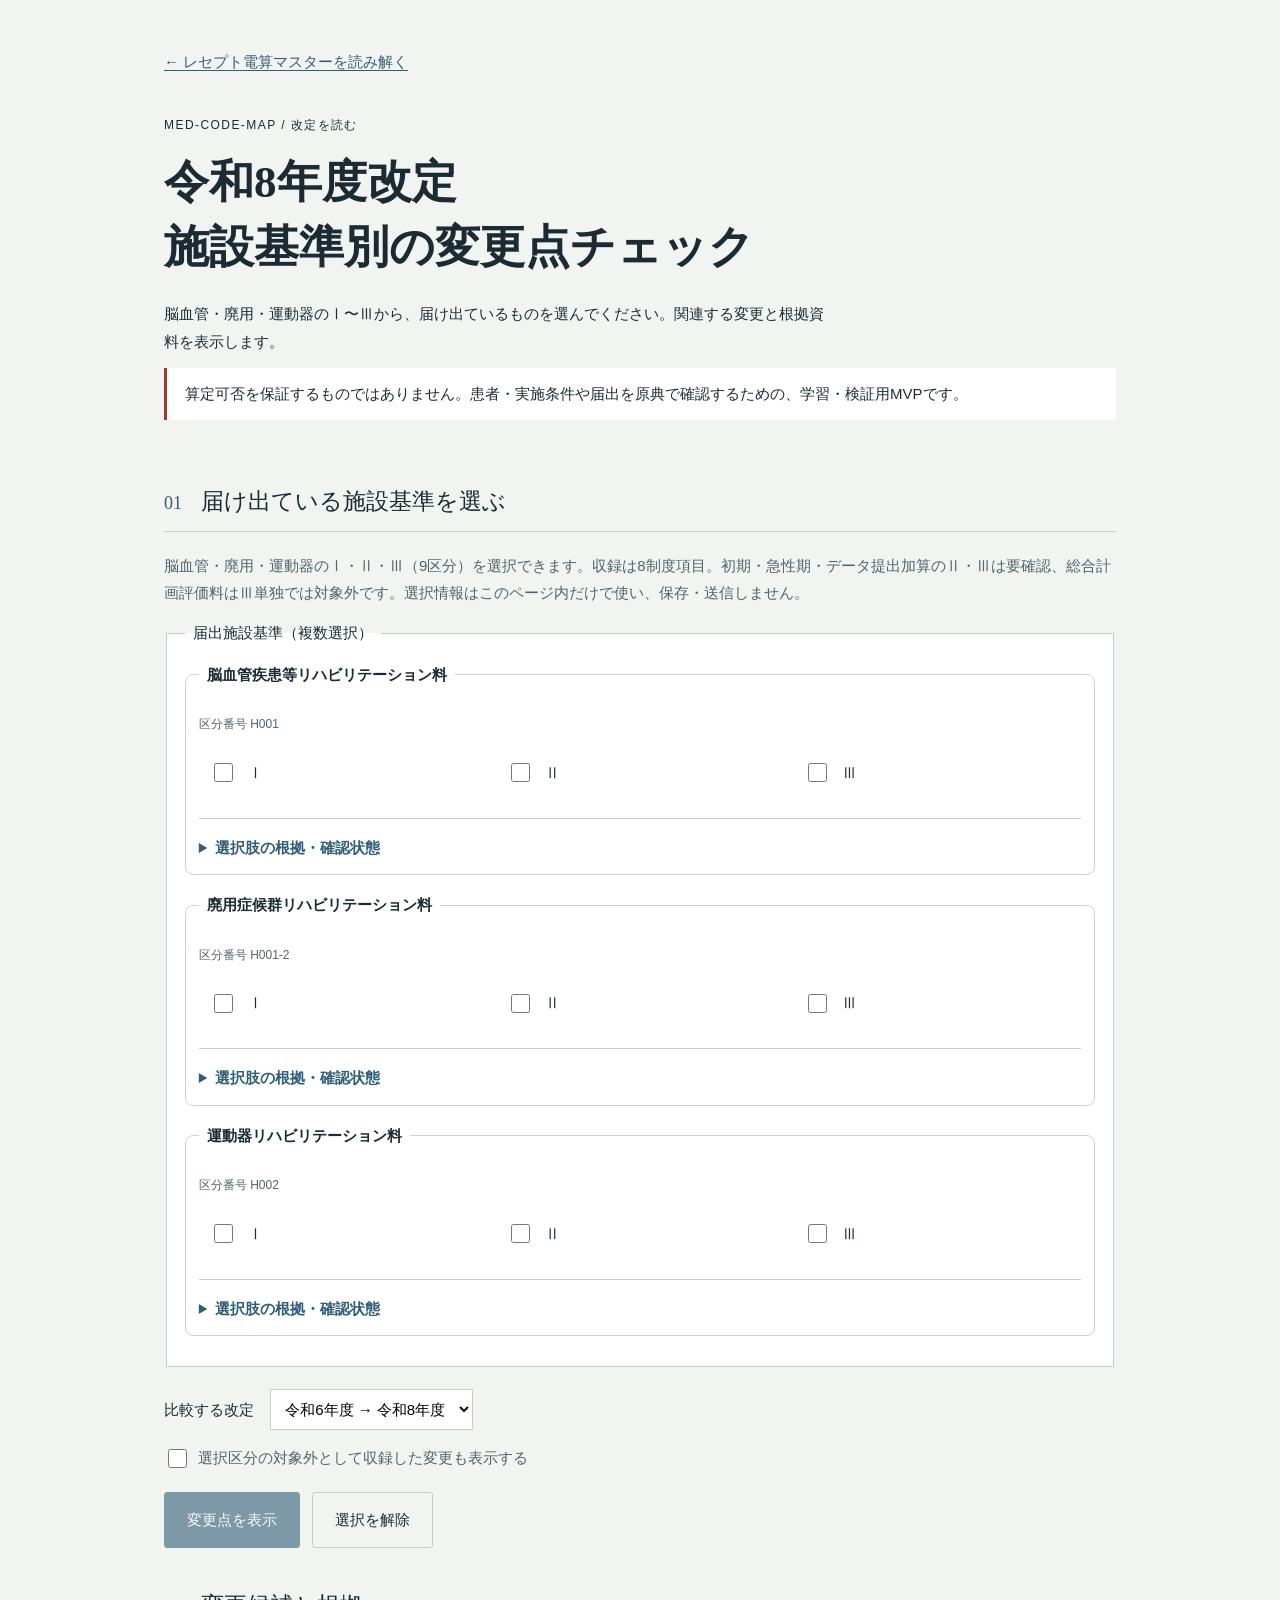
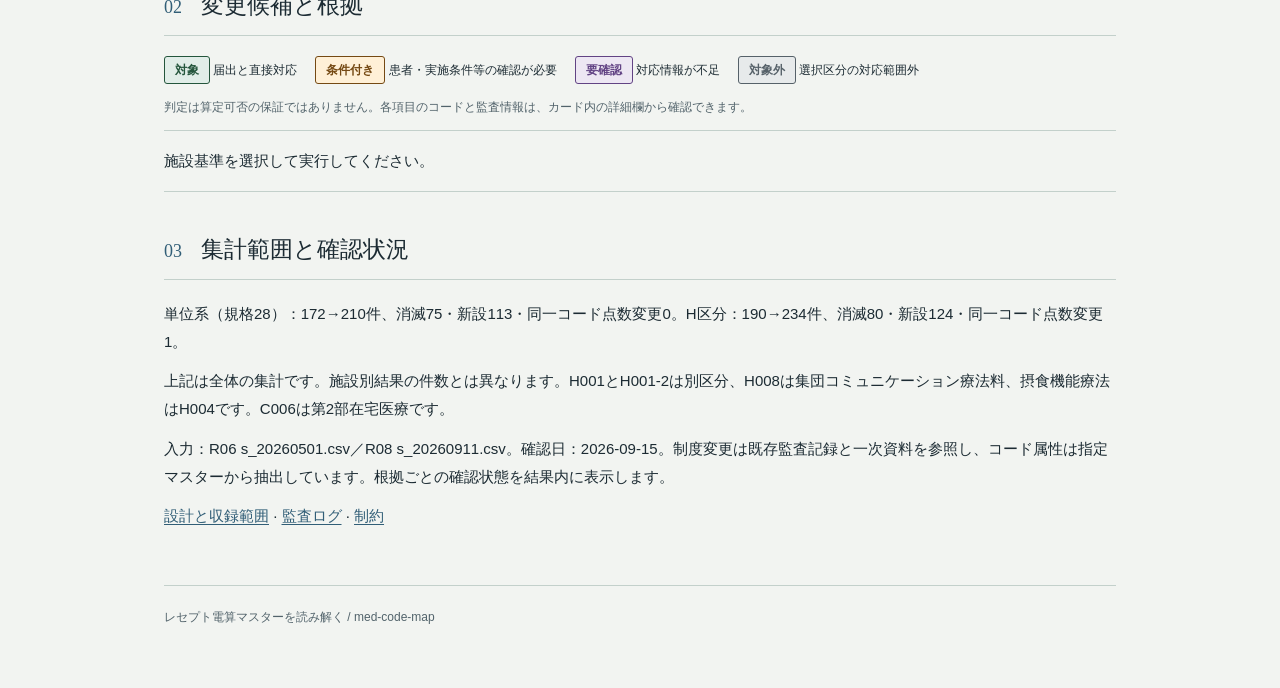
<file: impact.html>
<!DOCTYPE html>
<html lang="ja">
<head>
  <meta charset="utf-8">
  <meta name="viewport" content="width=device-width, initial-scale=1">
  <title>施設別の改定影響チェッカー | レセプト電算マスターを読み解く</title>
  <link rel="stylesheet" href="assets/impact.css">
  <script>
    // Kept in HTML so a missing/broken external script can still explain failure.
    window.ImpactStartup = {
      ready: false,
      failed: false,
      fail: function (reason) {
        if (this.failed) return;
        this.failed = true;
        document.getElementById('startup-help').hidden = false;
        document.getElementById('startup-reason').textContent = reason;
        document.getElementById('facilities').textContent = '施設基準を読み込めませんでした。上の案内をご確認ください。';
        var comparison = document.getElementById('comparison');
        comparison.replaceChildren(new Option('比較改定を読み込めませんでした', ''));
        comparison.disabled = true;
        document.getElementById('run').disabled = true;
        document.getElementById('clear').disabled = true;
        document.getElementById('results').replaceChildren();
        document.getElementById('status').textContent = reason;
      }
    };
    window.addEventListener('error', function (event) {
      var source = event.target && event.target.src || event.filename || '';
      if (/impact(?:-data)?\.js(?:$|[?#])/.test(source)) {
        window.ImpactStartup.fail(source.split('/').pop() + ' を読み込み・実行できませんでした。ファイルの不足、破損、またはブラウザによる実行制限が考えられます。');
      } else if (!source && event.target === window) {
        window.ImpactStartup.fail('JavaScriptの実行に失敗しました。ブラウザから詳細を取得できません。ファイルの破損や実行制限を確認してください。');
      }
    }, true);
    window.addEventListener('DOMContentLoaded', function () {
      if (!window.ImpactStartup.ready) window.ImpactStartup.fail('初期化が完了しませんでした。データまたはJavaScriptの読み込み・実行を確認してください。');
    });
  </script>
  <script src="assets/impact-data.js" defer></script>
  <script src="assets/impact.js" defer></script>
</head>
<body>
<div class="wrap">
  <header>
    <a href="index.html">← レセプト電算マスターを読み解く</a>
    <p class="eyebrow">MED-CODE-MAP / 改定を読む</p>
    <h1>令和8年度改定<br>施設基準別の変更点チェック</h1>
    <p class="lede">脳血管・廃用・運動器のⅠ〜Ⅲから、届け出ているものを選んでください。関連する変更と根拠資料を表示します。</p>
    <p class="notice">算定可否を保証するものではありません。患者・実施条件や届出を原典で確認するための、学習・検証用MVPです。</p>
  </header>
  <main>
    <section aria-labelledby="choose-title">
      <h2 id="choose-title">01 <span>届け出ている施設基準を選ぶ</span></h2>
      <p class="muted">脳血管・廃用・運動器のⅠ・Ⅱ・Ⅲ（9区分）を選択できます。収録は8制度項目。初期・急性期・データ提出加算のⅡ・Ⅲは要確認、総合計画評価料はⅢ単独では対象外です。選択情報はこのページ内だけで使い、保存・送信しません。</p>
      <div id="startup-help" class="notice" role="alert">
        <p id="startup-reason">データとJavaScriptの読み込み待ちです。この案内が消えない場合は、ファイルの不足・破損、またはJavaScriptの実行制限により初期化できていません。</p>
        <p>フォルダ全体を展開し、impact.htmlと同じ場所にassetsフォルダ（impact-data.js・impact.js）があることを確認してください。JavaScriptが有効なブラウザでimpact.htmlをダブルクリックすると開けます。</p>
        <p>HTTPで開く場合は、このフォルダで <code>py -m http.server 8000 --bind 127.0.0.1</code> を実行し、<a href="http://localhost:8000/impact.html">http://localhost:8000/impact.html</a> を開いてください。ファイルが不足・破損している場合は、フォルダ一式を復元して再読み込みしてください。</p>
        <p><a href="README.md">詳しい起動方法（README）</a></p>
      </div>
      <form id="profile">
        <fieldset><legend>届出施設基準（複数選択）</legend><div id="facilities">読み込み待ちです。表示されない場合は上の起動案内をご確認ください。</div></fieldset>
        <label class="revision" for="comparison">比較する改定 <select id="comparison" name="comparison" disabled><option value="">読み込み待ち（上の起動案内を確認）</option></select></label>
        <label class="excluded"><input type="checkbox" id="excluded"> 選択区分の対象外として収録した変更も表示する</label>
        <div class="actions"><button id="run" type="submit" disabled>変更点を表示</button><button id="clear" type="button" class="secondary" disabled>選択を解除</button></div>
      </form>
    </section>
    <section aria-labelledby="result-title">
      <h2 id="result-title">02 <span>変更候補と根拠</span></h2>
      <div class="legend">
        <p><span class="badge direct">対象</span> 届出と直接対応</p>
        <p><span class="badge conditional">条件付き</span> 患者・実施条件等の確認が必要</p>
        <p><span class="badge unknown">要確認</span> 対応情報が不足</p>
        <p><span class="badge excluded">対象外</span> 選択区分の対応範囲外</p>
      </div>
      <p class="meta">判定は算定可否の保証ではありません。各項目のコードと監査情報は、カード内の詳細欄から確認できます。</p>
      <p id="status" role="status" aria-live="polite">データを読み込んでいます…</p>
      <noscript><p>絞込みにはJavaScriptが必要です。<a href="docs/revision-diff-R06-R08.md">監査済みの改定差分</a>も参照できます。</p></noscript>
      <div id="results"></div>
    </section>
    <section aria-labelledby="audit-title">
      <h2 id="audit-title">03 <span>集計範囲と確認状況</span></h2>
      <p id="scope-counts"></p>
      <p>上記は全体の集計です。施設別結果の件数とは異なります。H001とH001-2は別区分、H008は集団コミュニケーション療法料、摂食機能療法はH004です。C006は第2部在宅医療です。</p>
      <p>入力：R06 s_20260501.csv／R08 s_20260911.csv。確認日：2026-09-15。制度変更は既存監査記録と一次資料を参照し、コード属性は指定マスターから抽出しています。根拠ごとの確認状態を結果内に表示します。</p>
      <p><a href="docs/impact-design.md">設計と収録範囲</a> · <a href="docs/audit-log.md">監査ログ</a> · <a href="docs/limitations.md">制約</a></p>
    </section>
  </main>
  <footer>レセプト電算マスターを読み解く / med-code-map</footer>
</div>
</body>
</html>
</file>
<file: assets/impact.css>
:root{--paper:#f2f4f1;--ink:#1c2b33;--muted:#52636b;--rule:#c3d0cb;--ai:#315e77;--mincho:"Yu Mincho","Hiragino Mincho ProN",serif}
*{box-sizing:border-box}body{margin:0;background:var(--paper);color:var(--ink);font:15px/1.85 "Yu Gothic",Meiryo,sans-serif}
.wrap{max-width:1000px;margin:auto;padding:0 24px 60px}header{padding:48px 0 12px}a{color:var(--ai);text-underline-offset:3px;overflow-wrap:anywhere}
.eyebrow{font-size:12px;letter-spacing:.12em;margin-top:38px}h1{font:600 clamp(30px,5vw,45px)/1.45 var(--mincho);margin:14px 0 20px}
.lede{max-width:44em}.notice{border-left:3px solid #a6362c;padding:12px 18px;background:#fff}h2{font:500 18px var(--mincho);border-bottom:1px solid var(--rule);padding-bottom:14px;margin:42px 0 20px;color:var(--ai)}h2 span{font-size:23px;color:var(--ink);margin-left:14px}p{margin:12px 0}
fieldset{border:1px solid var(--rule);padding:14px 18px;background:#fff}legend{padding:0 8px}.choice{display:flex;align-items:center;gap:12px;padding:12px 0;cursor:pointer}.choice+.choice{border-top:1px solid #e3e9e5}.choice code{margin-left:auto;white-space:nowrap;font-size:12px}.choice span{flex:1}input[type=checkbox]{width:19px;height:19px;flex-shrink:0;accent-color:var(--ai)}
.revision{display:block;margin:22px 0 14px}select{margin-left:12px;background:white;border:1px solid var(--rule);padding:10px;font:inherit;max-width:100%}.excluded{display:flex;align-items:center;gap:8px;cursor:pointer}.actions{display:flex;gap:12px;flex-wrap:wrap;margin-top:20px}button{background:var(--ai);color:white;padding:13px 22px;border:1px solid var(--ai);font:inherit;cursor:pointer;border-radius:3px}button.secondary{background:transparent;color:var(--ink);border-color:var(--rule)}button:disabled{opacity:.6;cursor:wait}:focus-visible{outline:3px solid #ad5d20;outline-offset:3px}
.muted,.meta,small{color:var(--muted)}.meta,small{font-size:12px}.legend{display:flex;flex-wrap:wrap;gap:6px 18px}.legend p{margin:0;font-size:12px}.badge{display:inline-block;padding:2px 10px;border:1px solid;border-radius:3px;font-size:12px;font-weight:bold;white-space:nowrap}.direct{background:#e1ede8;color:#24553c}.conditional{background:#fff0d7;color:#754913}.unknown{background:#ede7f3;color:#624384}.excluded{color:#566169}.badge.excluded{background:#e7eaeb}
#status{padding:16px 0;border-block:1px solid var(--rule)}.card{background:#fff;border:1px solid var(--rule);padding:24px;margin:24px 0}.card-heading{display:flex;gap:14px;align-items:baseline}.card h3{font:600 21px/1.6 var(--mincho);margin:0}.card h4{font-size:15px;margin:20px 0 8px}.table-wrap{overflow-x:auto}table{width:100%;border-collapse:collapse;font-size:14px;table-layout:fixed}caption{text-align:left;font-size:12px;color:var(--muted);margin:10px 0}th,td{padding:10px;text-align:left;vertical-align:top;border-bottom:1px solid #dee6e1;overflow-wrap:anywhere}thead{background:#f2f4f1}th:first-child{width:22%}.source{font-size:12px;margin:4px 0}.source small{display:block}.card ul{padding-left:22px}details{border-top:1px solid var(--rule);padding-top:15px;margin-top:20px}summary{cursor:pointer;color:var(--ai);font-weight:bold}.variant{border-top:1px dotted var(--rule);margin-top:20px}.code-list>li{margin:14px 0;padding-bottom:12px;border-bottom:1px solid #dee6e1}code{font-family:Consolas,monospace;overflow-wrap:anywhere}footer{margin-top:55px;border-top:1px solid var(--rule);padding-top:20px;font-size:12px;color:var(--muted)}
.claim-evidence{border:0;padding:0;margin:0;font-size:12px}.claim-evidence summary{font-weight:normal}
@media(max-width:600px){.wrap{padding-inline:16px}header{padding-top:26px}.card{padding:16px 12px}.card-heading{display:block}.card h3{margin-top:8px;font-size:19px}.choice{flex-wrap:wrap;gap:8px}.choice code{margin-left:31px}.choice span{flex-basis:80%}select{display:block;margin:8px 0 0;width:100%}th,td{padding:8px 5px;font-size:13px}th:first-child{width:22%}.actions button{width:100%}}

.disease-group { min-width: 0; margin: 0 0 1rem; padding: .8rem; border: 1px solid var(--line, #ccd4cb); border-radius: 8px; }
.disease-group legend { font-weight: 700; }
.grade-choices { display: grid; grid-template-columns: repeat(3, minmax(0, 1fr)); gap: .5rem; }
.grade-choices .choice { justify-content: flex-start; flex-wrap: nowrap; padding: .7rem; border-top: 0; }
.grade-choices .choice span { flex-basis: auto; }
.disease-group .source a { overflow-wrap: anywhere; }
.card .relation-copy { background: #f3f6f5; border-left: 3px solid var(--ai); padding: 10px 14px; }
.card .relation-note { color: var(--muted); padding-left: 14px; }
.card .main-sources { border-top: 1px solid var(--rule); padding-top: 12px; font-size: 13px; }
.card .main-sources strong { margin-right: .4rem; }
.card .audit-details { margin-top: 22px; background: #f8faf9; padding: 15px 16px; }
.audit-body { padding-top: 14px; }
.audit-body .final-review { font-weight: 700; border-left: 3px solid var(--rule); padding-left: 12px; }
.audit-body section { border-top: 1px solid var(--rule); margin-top: 18px; padding-top: 12px; }
.audit-body h4 { margin: 0 0 8px; }
.audit-body .variant { margin: 10px 0; padding: 8px 10px; border: 1px solid var(--rule); background: white; }
.variant-body { padding: 8px 2px; }
.audit-sources .source { padding: 10px 0; border-top: 1px dotted var(--rule); }
.audit-sources .source:first-of-type { border-top: 0; }
.no-codes { color: var(--muted); }
</file>
